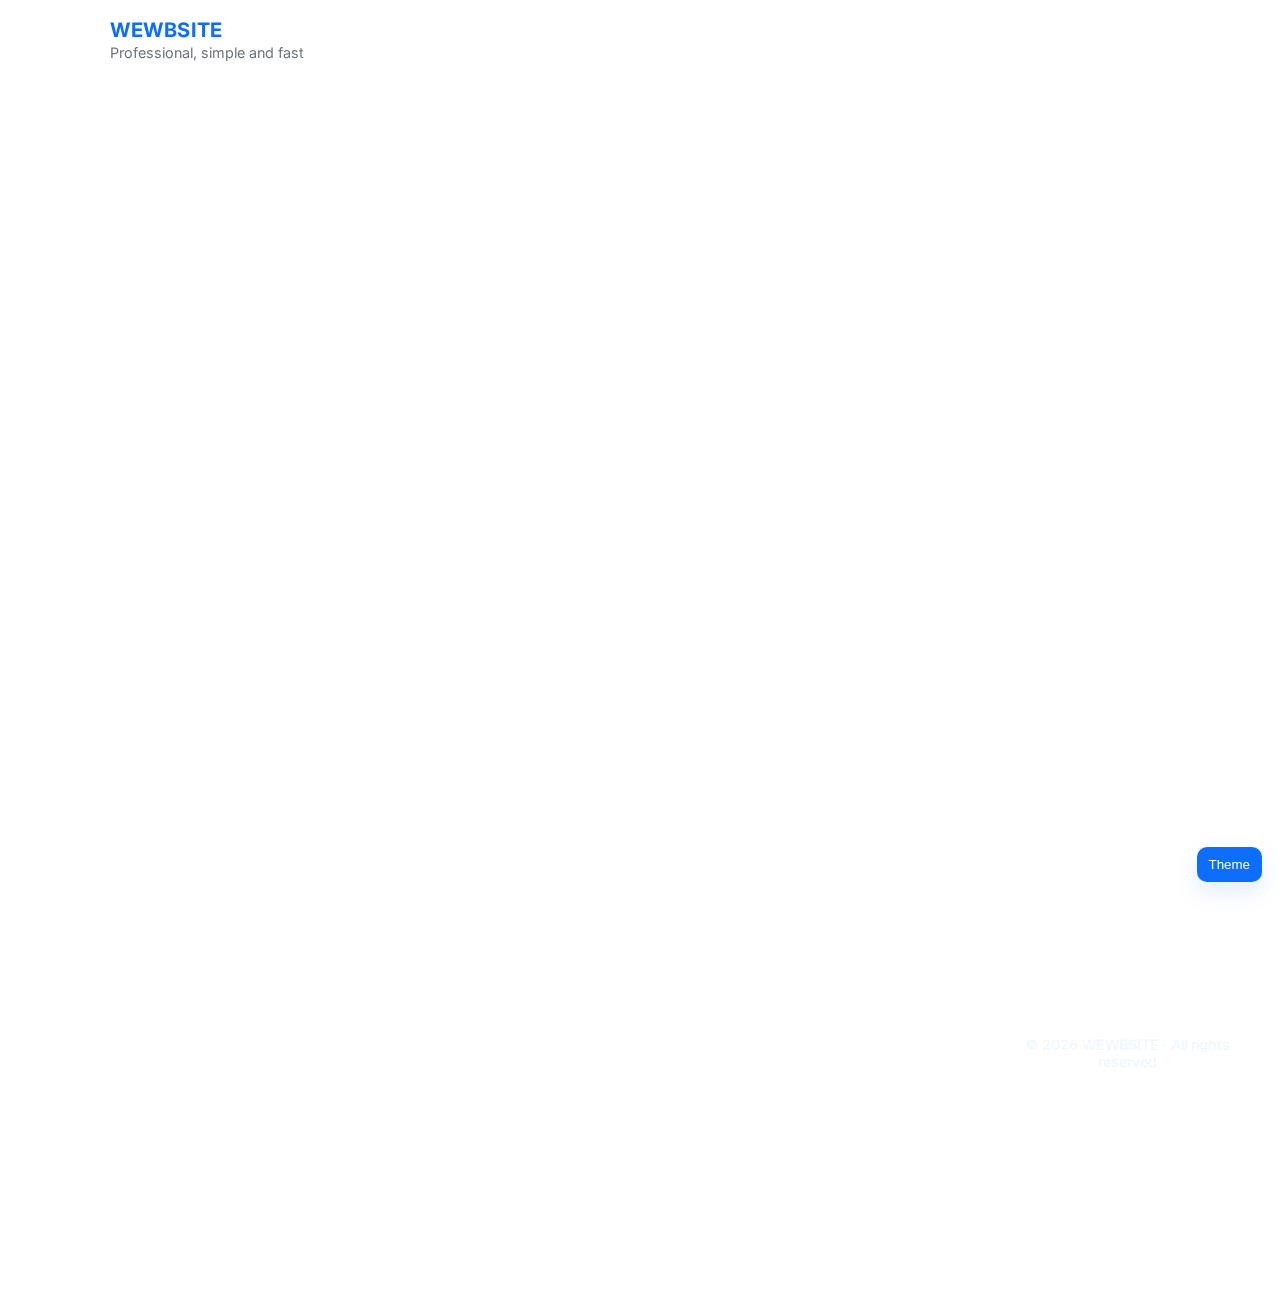
<file: index.html>
<!DOCTYPE html>
<html lang="en">
<head>
  <meta charset="UTF-8" />
  <meta name="viewport" content="width=device-width, initial-scale=1.0"/>
  <title>WEWBSITE — Home</title>

  <!-- fonts & icons -->
  <link href="https://fonts.googleapis.com/css2?family=Inter:wght@300;400;600;800&display=swap" rel="stylesheet">

  <link rel="stylesheet" href="style.css" />
  <script src="script.js" defer></script>
</head>
<body>
  <header class="site-header">
    <div class="container header-inner">
      <div class="brand">
        <h1>WEWBSITE</h1>
        <p class="tag">Professional, simple and fast</p>
      </div>

      <nav class="main-nav" aria-label="Main navigation">
        <ul>
          <li><a href="index.html">Home</a></li>
          <li><a href="about.html">About</a></li>
          <li><a href="designs.html">Design Presets</a></li>
          <li><a href="calc.html">Play / Tools</a></li>
          <li><a href="face.html">Face Follow</a></li>
          <li><a href="head.html" class="contact-link">Contact</a></li>
        </ul>
      </nav>
    </div>
  </header>

  <main class="container">
    <section class="hero" id="home" aria-labelledby="welcome-title">
      <h2 id="welcome-title">Welcome to WEWBSITE</h2>
      <p class="lead">Clean UI, accessible interactions and a simple contact flow.</p>

      <div class="hero-actions">
        <button class="btn-primary" onclick="changeHeading()">Update Heading</button>
        <a href="head.html" class="btn-muted">Open Contact Form</a>
      </div>
    </section>

    <section class="panel" id="about">
      <h3>Quick demo — greeting</h3>
      <form id="greetForm" onsubmit="event.preventDefault(); greetuser();">
        <label for="name">Your name</label>
        <input id="name" name="name" type="text" placeholder="Enter your name" aria-label="Your name">
        <button type="submit" class="btn-primary">Greet me</button>
      </form>
      <div id="message" class="message" aria-live="polite"></div>
    </section>

    <section class="panel" id="services">
      <h3>Services</h3>
      <div class="grid-3">
        <div class="card">
          <h4>Design</h4>
          <p>Simple responsive UI patterns and components.</p>
        </div>
        <div class="card">
          <h4>Development</h4>
          <p>Lightweight front-end scaffolds and accessibility-first markup.</p>
        </div>
        <div class="card">
          <h4>Support</h4>
          <p>Helpful docs and small, focused enhancements.</p>
        </div>
      </div>
    </section>
  </main>

  <footer class="site-footer">
    <div class="container footer-inner">
      <div class="footer-col">
        <h4>WEWBSITE</h4>
        <p class="muted">Building clean, usable web interfaces.</p>
      </div>

      <div class="footer-col">
        <h5>Quick links</h5>
        <ul class="footer-links">
          <li><a href="index.html">Home</a></li>
          <li><a href="about.html">About</a></li>
          <li><a href="designs.html">Design Presets</a></li>
          <li><a href="calc.html">Play / Tools</a></li>
          <li><a href="head.html">Contact</a></li>
        </ul>
      </div>

      <div class="footer-col">
        <h5>Contact</h5>
        <p class="muted">Email: <a href="mailto:parkseroyi42@gmail.com">parkseroyi42@gmail.com</a></p>
        <p class="muted">Phone: <a href="tel:+923164566623">+92 3164566623</a></p>
      </div>
    </div>

    <div class="footer-bottom">
      <div class="container">© <span id="year"></span> WEWBSITE · All rights reserved</div>
    </div>
  </footer>

  <!-- theme panel / floating control -->
  <div id="themeControl" aria-hidden="false" style="position:fixed;right:18px;bottom:18px;z-index:1200">
    <button id="themeToggle" aria-label="Open theme" style="background:var(--accent);color:#fff;border:0;padding:10px 12px;border-radius:10px;box-shadow:0 10px 24px rgba(13,110,253,0.12);cursor:pointer">Theme</button>

    <div id="themePanel" style="display:none;width:320px;background:var(--card);color:var(--text);border-radius:12px;padding:12px;margin-top:10px;box-shadow:0 12px 40px rgba(2,6,23,0.12)">
      <strong style="display:block;margin-bottom:8px">Theme controls</strong>

      <div style="display:flex;gap:8px;margin-bottom:8px">
        <button class="preset" data-preset="default" style="flex:1;padding:8px;border-radius:8px;border:1px solid #eee">Default</button>
        <button class="preset" data-preset="space" style="flex:1;padding:8px;border-radius:8px;border:1px solid #eee">Space</button>
      </div>

      <label style="font-size:.85rem;margin-top:8px">Primary color</label>
      <input id="primaryPicker" type="color" value="#0d6efd" style="width:100%;height:40px;border-radius:8px;border:0;margin-top:6px" />

      <label style="font-size:.85rem;margin-top:8px">Background style</label>
      <select id="bgSelect" style="width:100%;padding:8px;border-radius:8px;margin-top:6px">
        <option value="light">Light</option>
        <option value="soft">Soft gradient</option>
        <option value="space">Space (dark)</option>
      </select>

      <div style="display:flex;gap:8px;margin-top:12px">
        <button id="applyTheme" style="flex:1;padding:8px;border-radius:8px;border:0;background:var(--accent);color:#fff">Apply</button>
        <button id="resetTheme" style="flex:1;padding:8px;border-radius:8px;border:1px solid #ddd;background:transparent">Reset</button>
      </div>
      <small style="display:block;margin-top:8px;color:var(--muted)">Theme choices persist in your browser.</small>
    </div>
  </div>

  <script>
    (function(){
      const panel = document.getElementById('themePanel');
      const toggle = document.getElementById('themeToggle');
      const primaryPicker = document.getElementById('primaryPicker');
      const bgSelect = document.getElementById('bgSelect');
      const applyBtn = document.getElementById('applyTheme');
      const resetBtn = document.getElementById('resetTheme');

      const presets = {
        default: { primary:'#0d6efd', bg:'linear-gradient(180deg,#f6f9fc,#fff)', text:'#222' },
        space:   { primary:'#7ce8ff', bg:'radial-gradient(ellipse at center,#071026 0%, #020617 60%)', text:'#e6f7ff' }
      };

      function apply(settings, save=true){
        if (!settings) settings = load() || presets.default;
        document.documentElement.style.setProperty('--accent', settings.primary);
        document.documentElement.style.setProperty('--primary', settings.primary);
        document.documentElement.style.setProperty('--text', settings.text || '#222');
        document.documentElement.style.setProperty('--bg', settings.bg || presets.default.bg);
        // update UI picks to reflect applied
        primaryPicker.value = settings.primary;
        // save
        if (save) localStorage.setItem('wew_theme', JSON.stringify(settings));
      }

      function load(){
        try { return JSON.parse(localStorage.getItem('wew_theme')); } catch(e){ return null; }
      }

      // toggle panel
      toggle.addEventListener('click', ()=> {
        panel.style.display = panel.style.display === 'none' ? 'block' : 'none';
      });

      // preset buttons
      document.querySelectorAll('.preset').forEach(b => {
        b.addEventListener('click', ()=> {
          const p = b.dataset.preset;
          const s = presets[p] || presets.default;
          // temporarily reflect preset in pickers
          primaryPicker.value = s.primary;
          if (p === 'space') bgSelect.value = 'space';
          else bgSelect.value = 'light';
        });
      });

      applyBtn.addEventListener('click', ()=> {
        const p = primaryPicker.value;
        const bgOpt = bgSelect.value;
        let bg = presets.default.bg, text = '#222';
        if (bgOpt === 'soft') bg = 'linear-gradient(180deg,#eef6ff,#ffffff)';
        if (bgOpt === 'space') { bg = presets.space.bg; text = '#e6f7ff'; }
        const s = { primary: p, bg, text };
        apply(s, true);
      });

      resetBtn.addEventListener('click', ()=> {
        localStorage.removeItem('wew_theme');
        apply(presets.default, true);
      });

      // init on load
      apply(load() || presets.default, false);

      // close panel when clicking outside (simple)
      document.addEventListener('click', (ev) => {
        if (!document.getElementById('themeControl').contains(ev.target) && panel.style.display === 'block') {
          panel.style.display = 'none';
        }
      });

    })();
  </script>
</body>
</html>
</file>
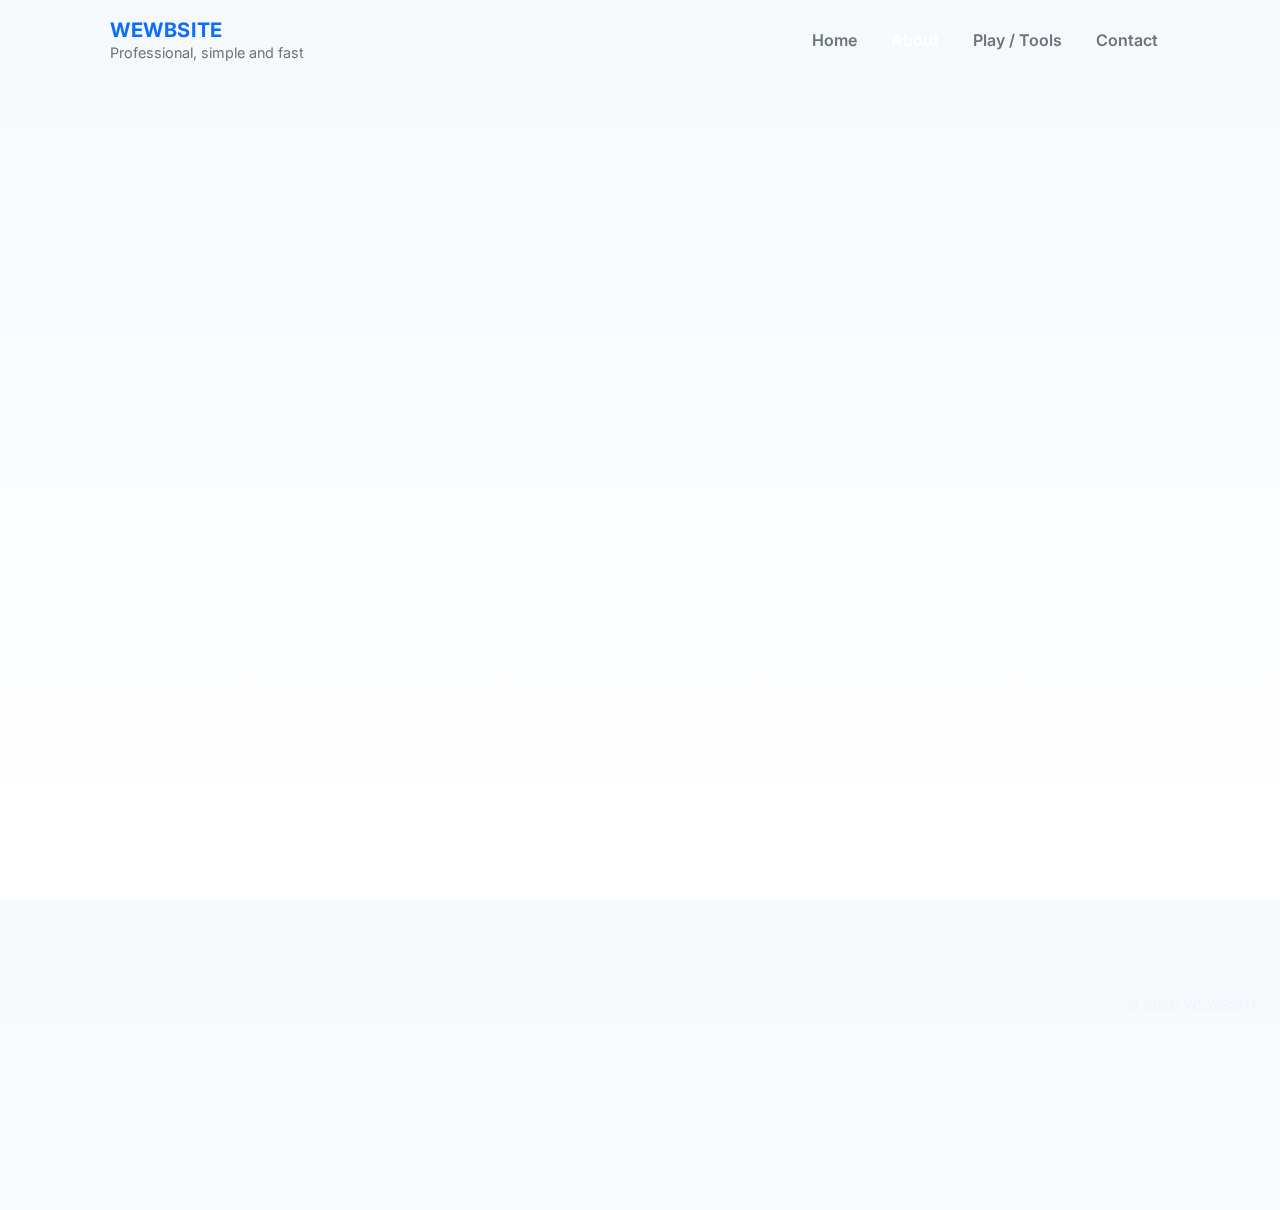
<file: about.html>
<!doctype html>
<html lang="en">
<head>
  <meta charset="utf-8" />
  <meta name="viewport" content="width=device-width,initial-scale=1" />
  <title>About — WEWBSITE</title>
  <link href="https://fonts.googleapis.com/css2?family=Inter:wght@300;400;600;800&display=swap" rel="stylesheet">
  <link rel="stylesheet" href="style.css">
  <script src="script.js" defer></script>
</head>
<body>
  <header class="site-header">
    <div class="container header-inner">
      <div class="brand">
        <h1>WEWBSITE</h1>
        <p class="tag">Professional, simple and fast</p>
      </div>
      <nav class="main-nav" aria-label="Main navigation">
        <ul>
          <li><a href="index.html">Home</a></li>
          <li><a href="about.html" class="active">About</a></li>
          <li><a href="calc.html">Play / Tools</a></li>
          <li><a href="head.html">Contact</a></li>
        </ul>
      </nav>
    </div>
  </header>

  <main class="container">
    <section class="panel">
      <h2>About WEWBSITE</h2>
      <p class="lead">We build fast, accessible and maintainable front-end experiences. Our focus is on clarity, performance and practicality — small teams, big results.</p>

      <div class="grid-3">
        <div class="card">
          <h4>Our Mission</h4>
          <p>Deliver clear UI, fast loading pages and web-first accessibility.</p>
        </div>
        <div class="card">
          <h4>Approach</h4>
          <p>Strong semantics, light dependencies, clean CSS and progressive enhancement.</p>
        </div>
        <div class="card">
          <h4>Contact</h4>
          <p>Reach out via the contact form or email <a href="mailto:parkseroyi42@gmail.com">parkseroyi42@gmail.com</a>.</p>
        </div>
      </div>
    </section>
  </main>

  <footer class="site-footer">
    <div class="container footer-inner">
      <div class="footer-col"><h4>WEWBSITE</h4><p class="muted">Simple web solutions.</p></div>
      <div class="footer-col"><h5>Links</h5><ul class="footer-links"><li><a href="index.html">Home</a></li><li><a href="calc.html">Play / Tools</a></li></ul></div>
      <div class="footer-col"><h5>Contact</h5><p class="muted"><a href="mailto:parkseroyi42@gmail.com">parkseroyi42@gmail.com</a></p></div>
    </div>
    <div class="footer-bottom"><div class="container">© <span id="year"></span> WEWBSITE</div></div>
  </footer>
</body>
</html>
</file>
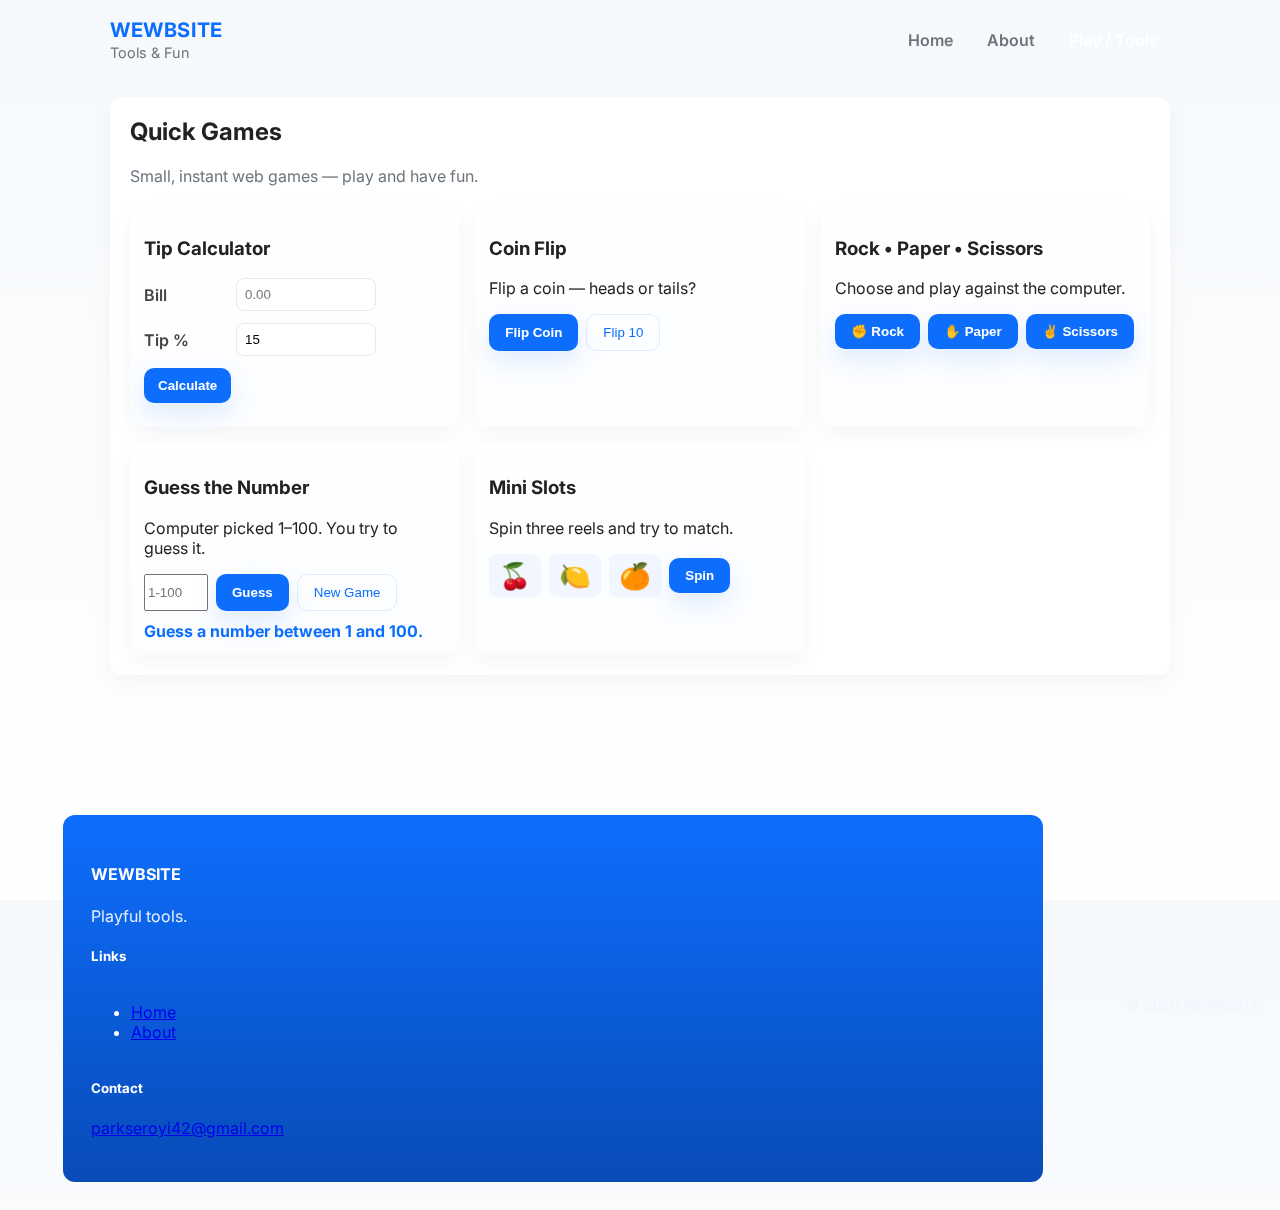
<file: calc.html>
<!doctype html>
<html lang="en">
<head>
  <meta charset="utf-8" />
  <meta name="viewport" content="width=device-width,initial-scale=1" />
  <title>Play / Tools — WEWBSITE</title>
  <link href="https://fonts.googleapis.com/css2?family=Inter:wght@300;400;600;800&display=swap" rel="stylesheet">
  <link rel="stylesheet" href="style.css">
  <script src="script.js" defer></script>
  <style>
    .games-grid{display:grid;grid-template-columns:repeat(auto-fit,minmax(260px,1fr));gap:16px;margin-top:12px}
    .game-card{padding:14px;border-radius:12px;background:linear-gradient(180deg,#fff,#fbfdff);box-shadow:0 8px 20px rgba(14,30,37,0.04)}
    .controls-row{display:flex;gap:8px;flex-wrap:wrap;margin-top:8px}
    .result{margin-top:10px;font-weight:700;color:var(--accent)}
    .reel{font-size:1.6rem;padding:6px 10px;background:#f1f6ff;border-radius:8px}
  </style>
</head>
<body>
  <header class="site-header">
    <div class="container header-inner">
      <div class="brand"><h1>WEWBSITE</h1><p class="tag">Tools & Fun</p></div>
      <nav class="main-nav" aria-label="Main navigation"><ul><li><a href="index.html">Home</a></li><li><a href="about.html">About</a></li><li><a href="calc.html" class="active">Play / Tools</a></li></ul></nav>
    </div>
  </header>

  <main class="container">
    <section class="panel">
      <h2>Quick Games</h2>
      <p class="lead">Small, instant web games — play and have fun.</p>

      <div class="games-grid">

        <!-- Tip Calculator (existing) -->
        <div class="game-card">
          <h3>Tip Calculator</h3>
          <div class="inline-form">
            <label for="bill">Bill</label>
            <input id="bill" type="number" step="0.01" min="0" placeholder="0.00">
            <label for="tip">Tip %</label>
            <input id="tip" type="number" step="1" min="0" value="15">
            <button class="btn-primary" onclick="calculateTip()">Calculate</button>
          </div>
          <div id="tipResult" class="result" aria-live="polite"></div>
        </div>

        <!-- Coin Flip -->
        <div class="game-card">
          <h3>Coin Flip</h3>
          <p>Flip a coin — heads or tails?</p>
          <div class="controls-row">
            <button class="btn-primary" onclick="flipCoin()">Flip Coin</button>
            <button class="btn-muted" onclick="flipMany()">Flip 10</button>
          </div>
          <div id="coinResult" class="result" aria-live="polite"></div>
        </div>

        <!-- Rock Paper Scissors -->
        <div class="game-card">
          <h3>Rock • Paper • Scissors</h3>
          <p>Choose and play against the computer.</p>
          <div class="controls-row">
            <button onclick="playRPS('rock')" class="btn-primary">✊ Rock</button>
            <button onclick="playRPS('paper')" class="btn-primary">✋ Paper</button>
            <button onclick="playRPS('scissors')" class="btn-primary">✌️ Scissors</button>
          </div>
          <div id="rpsResult" class="result" aria-live="polite"></div>
        </div>

        <!-- Number Guessing -->
        <div class="game-card">
          <h3>Guess the Number</h3>
          <p>Computer picked 1–100. You try to guess it.</p>
          <div class="controls-row">
            <input id="guessInput" type="number" min="1" max="100" placeholder="1-100" />
            <button class="btn-primary" onclick="checkGuess()">Guess</button>
            <button class="btn-muted" onclick="startNewGame()">New Game</button>
          </div>
          <div id="guessResult" class="result" aria-live="polite"></div>
        </div>

        <!-- Slots -->
        <div class="game-card">
          <h3>Mini Slots</h3>
          <p>Spin three reels and try to match.</p>
          <div class="controls-row" style="align-items:center">
            <div class="reel" id="reel1">🍒</div>
            <div class="reel" id="reel2">🍋</div>
            <div class="reel" id="reel3">🍊</div>
            <button class="btn-primary" onclick="playSlots()">Spin</button>
          </div>
          <div id="slotsResult" class="result" aria-live="polite"></div>
        </div>

      </div>
    </section>
  </main>

  <footer class="site-footer">
    <div class="container footer-inner">
      <div class="footer-col"><h4>WEWBSITE</h4><p class="muted">Playful tools.</p></div>
      <div class="footer-col"><h5>Links</h5><ul class="footer-links"><li><a href="index.html">Home</a></li><li><a href="about.html">About</a></li></ul></div>
      <div class="footer-col"><h5>Contact</h5><p class="muted"><a href="mailto:parkseroyi42@gmail.com">parkseroyi42@gmail.com</a></p></div>
    </div>
    <div class="footer-bottom"><div class="container">© <span id="year"></span> WEWBSITE</div></div>
  </footer>

  <script>
    // Tip / Dice functions already in script.js but keep safe defaults
    function calculateTip() {
      const bill = parseFloat(document.getElementById('bill')?.value || 0);
      const tipPct = parseFloat(document.getElementById('tip')?.value || 0);
      const out = document.getElementById('tipResult');
      if (isNaN(bill) || bill <= 0) { out.textContent = 'Enter a valid bill amount.'; return; }
      const tip = Math.round((bill * (tipPct/100)) * 100) / 100;
      const total = Math.round((bill + tip) * 100) / 100;
      out.textContent = `Tip: $${tip.toFixed(2)} · Total: $${total.toFixed(2)}`;
    }
    function rollDice(){ const n = Math.floor(Math.random()*6)+1; document.getElementById('diceResult').textContent = `🎲 ${n}`; }

    // Coin Flip
    function flipCoin() {
      const r = Math.random() < 0.5 ? 'Heads' : 'Tails';
      document.getElementById('coinResult').textContent = `Result: ${r}`;
    }
    function flipMany() {
      let heads = 0, tails = 0;
      for (let i=0;i<10;i++) Math.random() < 0.5 ? heads++ : tails++;
      document.getElementById('coinResult').textContent = `10 flips → Heads: ${heads}, Tails: ${tails}`;
    }

    // Rock Paper Scissors
    function playRPS(choice) {
      const opts = ['rock','paper','scissors'];
      const comp = opts[Math.floor(Math.random()*opts.length)];
      let result = '';
      if (choice === comp) result = "It's a tie.";
      else if ((choice==='rock'&&comp==='scissors')||(choice==='paper'&&comp==='rock')||(choice==='scissors'&&comp==='paper')) result = "You win!";
      else result = "You lose.";
      document.getElementById('rpsResult').textContent = `You: ${choice} · Computer: ${comp} → ${result}`;
    }

    // Guess the Number
    let secret = Math.floor(Math.random()*100)+1;
    let attempts = 0;
    function startNewGame() {
      secret = Math.floor(Math.random()*100)+1; attempts = 0;
      document.getElementById('guessResult').textContent = 'New game started. Guess 1–100.';
      document.getElementById('guessInput').value = '';
    }
    function checkGuess() {
      const val = parseInt(document.getElementById('guessInput')?.value, 10);
      const out = document.getElementById('guessResult');
      attempts++;
      if (!val || val < 1 || val > 100) { out.textContent = 'Enter a number 1–100.'; return; }
      if (val === secret) {
        out.textContent = `Correct! You found ${secret} in ${attempts} attempts.`;
        // auto-start new game after win
        setTimeout(startNewGame, 1500);
      } else if (val < secret) out.textContent = 'Too low — try higher.';
      else out.textContent = 'Too high — try lower.';
    }

    // Slots
    const symbols = ['🍒','🍋','🍊','🍉','⭐','🔔'];
    function spinReel() { return symbols[Math.floor(Math.random()*symbols.length)]; }
    function playSlots() {
      const r1 = spinReel(), r2 = spinReel(), r3 = spinReel();
      document.getElementById('reel1').textContent = r1;
      document.getElementById('reel2').textContent = r2;
      document.getElementById('reel3').textContent = r3;
      let res = 'No match — try again.';
      if (r1===r2 && r2===r3) res = 'Jackpot! 🎉';
      else if (r1===r2 || r2===r3 || r1===r3) res = 'Nice — two match!';
      document.getElementById('slotsResult').textContent = res;
    }

    // initialize UI
    document.addEventListener('DOMContentLoaded', () => {
      const y = document.getElementById('year'); if (y) y.textContent = new Date().getFullYear();
      // ensure guess game has a prompt
      document.getElementById('guessResult').textContent = 'Guess a number between 1 and 100.';
    });
  </script>
</body>
</html>
</file>
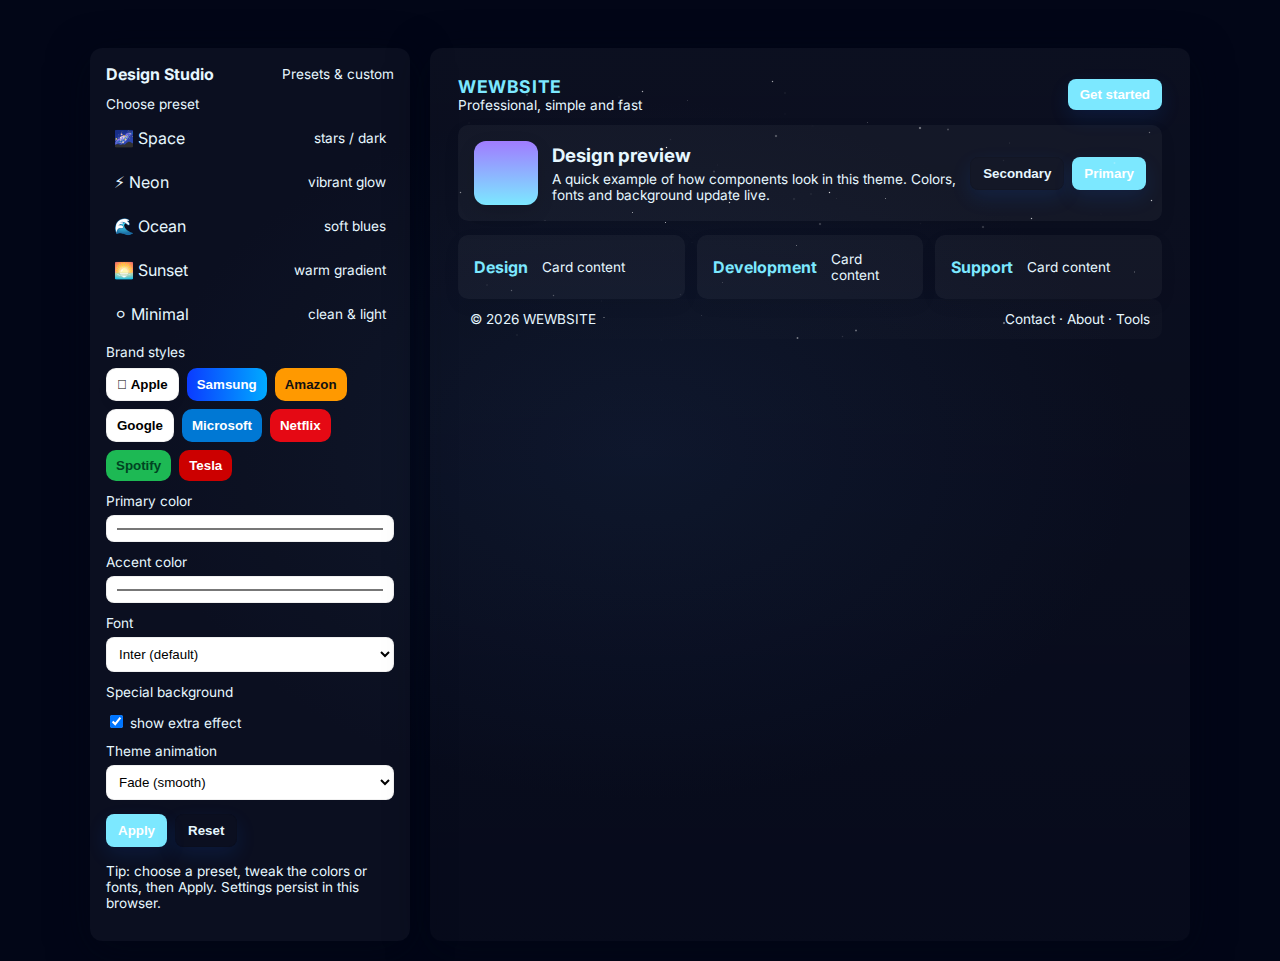
<file: designs.html>
<!doctype html>
<html lang="en">
<head>
  <meta charset="utf-8" />
  <meta name="viewport" content="width=device-width,initial-scale=1" />
  <title>Design Presets — WEWBSITE</title>
  <link href="https://fonts.googleapis.com/css2?family=Inter:wght@300;400;600;800&family=Space+Grotesk:wght@300;500&display=swap" rel="stylesheet">
  <style>
    :root{
      --bg: linear-gradient(180deg,#f6f9fc,#ffffff);
      --primary:#0d6efd;
      --accent:#0b5ed7;
      --text:#0b2540;
      --panel:#fff;
      --glass: rgba(255,255,255,0.6);
      --radius:12px;
      --shadow: 0 10px 30px rgba(14,30,37,0.06);
      --font: "Inter", system-ui, Arial, sans-serif;
    }
    /* theme classes override variables */
    body.theme-space {
      --bg: radial-gradient(ellipse at center,#071026 0%, #020617 55%), linear-gradient(180deg,#021026,#020617);
      --primary:#7ce8ff;
      --accent:#a07cff;
      --text:#e6f7ff;
      --panel: rgba(255,255,255,0.04);
      --glass: rgba(255,255,255,0.03);
      --shadow: 0 10px 40px rgba(1,6,20,0.6);
      --font: "Space Grotesk", system-ui, sans-serif;
    }
    body.theme-neon {
      --bg: linear-gradient(180deg,#050014 0%, #001018 60%);
      --primary:#ff00d0;
      --accent:#00e6ff;
      --text:#e9f6ff;
      --panel: rgba(255,255,255,0.03);
      --glass: rgba(255,255,255,0.02);
      --shadow: 0 10px 40px rgba(0,0,0,0.7);
      --font: "Space Grotesk", system-ui, sans-serif;
    }
    body.theme-ocean {
      --bg: linear-gradient(180deg,#e6f7ff 0%, #d7f1ff 35%, #c1eafc 100%);
      --primary:#0b88c2;
      --accent:#00b4d8;
      --text:#063447;
      --panel:#ffffff;
      --shadow: 0 10px 30px rgba(8,60,85,0.06);
      --font: "Inter", system-ui, sans-serif;
    }
    body.theme-sunset {
      --bg: linear-gradient(180deg,#fff0e6 0%, #ffd6b3 40%, #ffb3a7 100%);
      --primary:#ff6b6b;
      --accent:#ffb86b;
      --text:#3a1f1f;
      --panel:#fff;
      --shadow: 0 10px 30px rgba(58,31,31,0.06);
    }
    body.theme-min {
      --bg: linear-gradient(180deg,#ffffff,#f4f6f8);
      --primary:#0d6efd;
      --accent:#0b5ed7;
      --text:#222;
      --panel:#fff;
      --shadow: none;
    }

    html,body{height:100%;margin:0;font-family:var(--font);background:var(--bg);color:var(--text);-webkit-font-smoothing:antialiased}
    .page{max-width:1100px;margin:28px auto;padding:20px;display:grid;grid-template-columns:320px 1fr;gap:20px}
    .controls{background:var(--panel);border-radius:12px;padding:16px;box-shadow:var(--shadow)}
    .preview{background:linear-gradient(180deg, rgba(255,255,255,0.04), rgba(255,255,255,0.02));border-radius:12px;padding:28px;box-shadow:var(--shadow);min-height:560px;display:flex;flex-direction:column;gap:18px;overflow:hidden}
    .title{display:flex;align-items:center;justify-content:space-between;gap:12px}
    .brand h1{margin:0;font-size:1.1rem;color:var(--primary);letter-spacing:.6px}
    .sample-card{background:var(--panel);padding:16px;border-radius:10px;box-shadow:0 6px 18px rgba(2,6,12,0.05);display:flex;align-items:center;gap:14px}
    .sample-avatar{width:64px;height:64px;background:linear-gradient(180deg,var(--accent),var(--primary));border-radius:12px;flex:0 0 64px;box-shadow:0 6px 18px rgba(0,0,0,0.12)}
    .sample-text h3{margin:0 0 4px 0}
    .sample-buttons{display:flex;gap:8px}
    .btn{padding:8px 12px;border-radius:8px;border:none;background:var(--primary);color:white;font-weight:700;cursor:pointer;box-shadow:0 8px 20px rgba(13,110,253,0.12)}
    .btn.ghost{background:transparent;color:var(--text);border:1px solid rgba(0,0,0,0.06)}
    label{display:block;font-size:.85rem;margin-top:12px;color:var(--text)}
    select,input[type="color"],input[type="range"],input[type="text"]{width:100%;padding:8px;margin-top:6px;border-radius:8px;border:1px solid rgba(0,0,0,0.06);background:#fff}
    .theme-list{display:flex;flex-direction:column;gap:8px;margin-top:8px}
    .theme-item{display:flex;gap:8px;align-items:center;justify-content:space-between;padding:8px;border-radius:8px;cursor:pointer}
    .theme-item:hover{background:rgba(0,0,0,0.03)}
    .small{font-size:.85rem;color:var(--text)}
    .row{display:flex;gap:8px;align-items:center}
    .footer-sample{margin-top:auto;padding:12px;border-radius:10px;background:linear-gradient(90deg, rgba(0,0,0,0.02), rgba(255,255,255,0.02));display:flex;justify-content:space-between;align-items:center}
    /* Space stars overlay */
    .stars{position:absolute;inset:0;pointer-events:none;opacity:.9}
    .stars .s{position:absolute;background:radial-gradient(circle,#fff 0%, rgba(255,255,255,0.07) 50%, transparent 60%);border-radius:50%;opacity:.9}
    /* simple responsive */
    @media(max-width:880px){.page{grid-template-columns:1fr;padding:12px}}
  </style>
</head>
<body>
  <div class="page" id="designerApp">
    <aside class="controls" aria-label="Design controls">
      <div class="title"><strong>Design Studio</strong><small class="small">Presets & custom</small></div>

      <label>Choose preset</label>
      <div class="theme-list" id="themeList">
        <div class="theme-item" data-theme="theme-space"><span>🌌 Space</span><small class="small">stars / dark</small></div>
        <div class="theme-item" data-theme="theme-neon"><span>⚡ Neon</span><small class="small">vibrant glow</small></div>
        <div class="theme-item" data-theme="theme-ocean"><span>🌊 Ocean</span><small class="small">soft blues</small></div>
        <div class="theme-item" data-theme="theme-sunset"><span>🌅 Sunset</span><small class="small">warm gradient</small></div>
        <div class="theme-item" data-theme="theme-min"><span>⚪ Minimal</span><small class="small">clean & light</small></div>
      </div>

      <label style="margin-top:12px">Brand styles</label>
      <div id="brandList" style="display:flex;gap:8px;flex-wrap:wrap;margin-top:8px">
        <button class="brand-btn" data-brand="apple" title="Apple style" style="padding:8px 10px;border-radius:10px;border:1px solid rgba(0,0,0,0.06);background:#fff;box-shadow:0 6px 18px rgba(1,6,20,0.02)"> Apple</button>
        <button class="brand-btn" data-brand="samsung" title="Samsung style" style="padding:8px 10px;border-radius:10px;background:linear-gradient(90deg,#0b3bff,#00aaff);color:#fff">Samsung</button>
        <button class="brand-btn" data-brand="amazon" title="Amazon style" style="padding:8px 10px;border-radius:10px;background:#ff9900;color:#111">Amazon</button>
        <button class="brand-btn" data-brand="google" title="Google style" style="padding:8px 10px;border-radius:10px;border:1px solid rgba(0,0,0,0.06);background:#fff">Google</button>
        <button class="brand-btn" data-brand="microsoft" title="Microsoft style" style="padding:8px 10px;border-radius:10px;background:#0078d4;color:#fff">Microsoft</button>
        <button class="brand-btn" data-brand="netflix" title="Netflix style" style="padding:8px 10px;border-radius:10px;background:#e50914;color:#fff">Netflix</button>
        <button class="brand-btn" data-brand="spotify" title="Spotify style" style="padding:8px 10px;border-radius:10px;background:#1db954;color:#042">Spotify</button>
        <button class="brand-btn" data-brand="tesla" title="Tesla style" style="padding:8px 10px;border-radius:10px;background:#cc0000;color:#fff">Tesla</button>
      </div>
      <style>
        .brand-btn{cursor:pointer;font-weight:700;border:0;padding:8px 12px}
        .brand-btn:focus{outline:3px solid rgba(13,110,253,0.14);outline-offset:3px}
      </style>
 
      <label for="primaryColor">Primary color</label>
      <input id="primaryColor" type="color" value="#0d6efd">

      <label for="accentColor">Accent color</label>
      <input id="accentColor" type="color" value="#0b5ed7">

      <label for="fontSelect">Font</label>
      <select id="fontSelect">
        <option value="Inter, system-ui, Arial, sans-serif">Inter (default)</option>
        <option value="'Space Grotesk', system-ui, sans-serif">Space Grotesk</option>
        <option value="Georgia, serif">Georgia (serif)</option>
        <option value="Courier New, monospace">Courier (monospace)</option>
      </select>

      <label for="bgToggle">Special background</label>
      <div class="row">
        <label style="flex:1"><input id="bgToggle" type="checkbox"> show extra effect</label>
      </div>

      <label for="animSelect">Theme animation</label>
      <select id="animSelect" style="width:100%;padding:8px;border-radius:8px;margin-top:6px">
        <option value="fade">Fade (smooth)</option>
        <option value="swoosh">Swoosh (wipe)</option>
        <option value="flip">Flip (3D)</option>
        <option value="scale">Scale (pop)</option>
        <option value="pulse">Pulse (breathe)</option>
      </select>

      <div style="margin-top:14px;display:flex;gap:8px">
        <button id="applyBtn" class="btn">Apply</button>
        <button id="resetBtn" class="btn ghost">Reset</button>
      </div>

      <p class="small" style="margin-top:16px">Tip: choose a preset, tweak the colors or fonts, then Apply. Settings persist in this browser.</p>
    </aside>

    <section class="preview" role="region" aria-label="Preview">
      <div style="position:relative">
        <!-- stars overlay only visible in space theme AND when effect enabled -->
        <div class="stars" id="stars" aria-hidden="true"></div>
        <div class="title" style="margin-bottom:12px">
          <div class="brand"><h1>WEWBSITE</h1><div class="small">Professional, simple and fast</div></div>
          <div><button class="btn">Get started</button></div>
        </div>

        <div class="sample-card">
          <div class="sample-avatar" aria-hidden="true"></div>
          <div class="sample-text">
            <h3>Design preview</h3>
            <div class="small">A quick example of how components look in this theme. Colors, fonts and background update live.</div>
          </div>
          <div style="margin-left:auto" class="sample-buttons">
            <button class="btn ghost">Secondary</button>
            <button class="btn">Primary</button>
          </div>
        </div>

        <div style="display:grid;grid-template-columns:repeat(3,1fr);gap:12px;margin-top:14px">
          <div class="sample-card"><div style="font-weight:700;color:var(--primary)">Design</div><div class="small">Card content</div></div>
          <div class="sample-card"><div style="font-weight:700;color:var(--primary)">Development</div><div class="small">Card content</div></div>
          <div class="sample-card"><div style="font-weight:700;color:var(--primary)">Support</div><div class="small">Card content</div></div>
        </div>

        <div class="footer-sample">
          <div class="small">© <span id="sampleYear"></span> WEWBSITE</div>
          <div class="small">Contact · About · Tools</div>
        </div>
      </div>
    </section>
  </div>

  <script>
    // Basic designer logic
    const themeList = document.getElementById('themeList');
    const primaryInput = document.getElementById('primaryColor');
    const accentInput = document.getElementById('accentColor');
    const fontSelect = document.getElementById('fontSelect');
    const bgToggle = document.getElementById('bgToggle');
    const applyBtn = document.getElementById('applyBtn');
    const resetBtn = document.getElementById('resetBtn');
    const stars = document.getElementById('stars');
    const sampleYear = document.getElementById('sampleYear');

    sampleYear.textContent = new Date().getFullYear();

    const defaults = {
      theme: 'theme-space',
      primary: '#0d6efd',
      accent: '#0b5ed7',
      font: "Inter, system-ui, Arial, sans-serif",
      effect: true
    };

    function setThemeClass(name) {
      document.body.classList.remove('theme-space','theme-neon','theme-ocean','theme-sunset','theme-min');
      if (name) document.body.classList.add(name);
    }

    function applySettings(s, save=true) {
      s = s || loadSettings() || defaults;
      setThemeClass(s.theme);
      document.documentElement.style.setProperty('--primary', s.primary);
      document.documentElement.style.setProperty('--accent', s.accent);
      document.documentElement.style.setProperty('--font', s.font);
      document.documentElement.style.setProperty('--bg', 'var(--bg)'); // keep theme bg
      document.body.style.fontFamily = s.font;
      primaryInput.value = s.primary;
      accentInput.value = s.accent;
      fontSelect.value = s.font;
      bgToggle.checked = !!s.effect;
      toggleEffect(s.effect);
      if (save) localStorage.setItem('designSettings', JSON.stringify(s));
    }

    function loadSettings() {
      try {
        return JSON.parse(localStorage.getItem('designSettings'));
      } catch (e) { return null; }
    }

    function toggleEffect(on) {
      // show decorative stars for space theme only if effect enabled
      const theme = document.body.classList.contains('theme-space');
      stars.innerHTML = '';
      if (on && theme) {
        // generate simple stars
        for (let i=0;i<60;i++){
          const s = document.createElement('div');
          s.className = 's';
          const size = Math.random()*3 + 1;
          s.style.width = s.style.height = size + 'px';
          s.style.left = Math.random()*100 + '%';
          s.style.top = Math.random()*100 + '%';
          s.style.opacity = Math.random()*0.9;
          stars.appendChild(s);
        }
        stars.style.opacity = 1;
      } else {
        stars.style.opacity = 0;
      }
    }

    // preset click
    themeList.addEventListener('click', (e) => {
      const item = e.target.closest('.theme-item');
      if (!item) return;
      const theme = item.dataset.theme;
      // temporarily set theme class so color pickers match visual defaults
      setThemeClass(theme);
      // pick default colors depending on theme
      const tmp = {
        'theme-space': {primary:'#7ce8ff', accent:'#a07cff', font:"'Space Grotesk', system-ui, sans-serif", effect:true},
        'theme-neon': {primary:'#ff00d0', accent:'#00e6ff', font:"'Space Grotesk', system-ui, sans-serif", effect:false},
        'theme-ocean': {primary:'#0b88c2', accent:'#00b4d8', font:"Inter, system-ui, Arial, sans-serif", effect:false},
        'theme-sunset': {primary:'#ff6b6b', accent:'#ffb86b', font:"Inter, system-ui, Arial, sans-serif", effect:false},
        'theme-min': {primary:'#0d6efd', accent:'#0b5ed7', font:"Inter, system-ui, Arial, sans-serif", effect:false}
      }[theme] || {primary:defaults.primary, accent:defaults.accent, font:defaults.font, effect:false};

      primaryInput.value = tmp.primary;
      accentInput.value = tmp.accent;
      fontSelect.value = tmp.font;
      bgToggle.checked = tmp.effect;
      // store selected theme but do not save until Apply pressed
      document.body.dataset.pendingTheme = theme;
    });

    applyBtn.addEventListener('click', () => {
      const theme = document.body.dataset.pendingTheme || defaults.theme;
      const s = {
        theme,
        primary: primaryInput.value,
        accent: accentInput.value,
        font: fontSelect.value,
        effect: bgToggle.checked,
        animation: document.getElementById('animSelect').value || 'fade'
      };
      // set CSS vars
      document.documentElement.style.setProperty('--primary', s.primary);
      document.documentElement.style.setProperty('--accent', s.accent);
      setThemeClass(s.theme);
      document.body.style.fontFamily = s.font;
      toggleEffect(s.effect);
      localStorage.setItem('designSettings', JSON.stringify(s));
      // notify other pages/tabs and apply on current page with animation
      window.dispatchEvent(new CustomEvent('designThemeApplied', { detail: s }));
      // also use storage event for other tabs
      try { localStorage.setItem('designSettings:updatedAt', String(Date.now())); } catch(e){}
      // remove pending marker
      delete document.body.dataset.pendingTheme;
    });

    resetBtn.addEventListener('click', () => {
      localStorage.removeItem('designSettings');
      applySettings(defaults, true);
    });

    // initial load
    (function(){
      const saved = loadSettings();
      if (saved) applySettings(saved, false);
      else applySettings(defaults, false);
    })();

    // small polish: clicking a theme item highlights it briefly
    document.querySelectorAll('.theme-item').forEach(i=>{
      i.addEventListener('click', ()=> {
        i.style.background = 'rgba(0,0,0,0.04)';
        setTimeout(()=> i.style.background = '', 320);
      });
    });

    // animate stars (subtle twinkle)
    setInterval(()=> {
      document.querySelectorAll('.stars .s').forEach(s=>{
        s.style.opacity = (0.4 + Math.random()*0.8).toFixed(2);
      });
    }, 900);

    // Brand presets: quick ready-made full themes that mimic popular brand palettes
    const brandPresets = {
      apple:    { primary:'#000000', accent:'#111111', bg:'linear-gradient(180deg,#ffffff,#f4f6f8)', text:'#0b0b0b', font:"Inter, system-ui, -apple-system, 'Helvetica Neue', Arial, sans-serif", theme:'theme-min', animation:'fade' },
      samsung:  { primary:'#0b3bff', accent:'#00aaff', bg:'linear-gradient(180deg,#f3f8ff,#e9f5ff)', text:'#02133a', font:"'Space Grotesk', system-ui, sans-serif", theme:'theme-min', animation:'swoosh' },
      amazon:   { primary:'#ff9900', accent:'#232f3e', bg:'linear-gradient(180deg,#ffffff,#fffdfa)', text:'#111214', font:"Inter, system-ui, Arial, sans-serif", theme:'theme-min', animation:'scale' },
      google:   { primary:'#4285f4', accent:'#ea4335', bg:'linear-gradient(180deg,#ffffff,#f7fbff)', text:'#12202b', font:"'Product Sans', system-ui, Arial, sans-serif", theme:'theme-min', animation:'flip' },
      microsoft:{ primary:'#0078d4', accent:'#ffb900', bg:'linear-gradient(180deg,#ffffff,#f2f8ff)', text:'#07203a', font:"Segoe UI, Inter, system-ui, sans-serif", theme:'theme-min', animation:'swoosh' },
      netflix:  { primary:'#e50914', accent:'#221f1f', bg:'linear-gradient(180deg,#0f0f0f,#050505)', text:'#fff', font:"Inter, system-ui, Arial, sans-serif", theme:'theme-space', animation:'fade' },
      spotify:  { primary:'#1DB954', accent:'#191414', bg:'linear-gradient(180deg,#071114,#081616)', text:'#e6f7f0', font:"Inter, system-ui, Arial, sans-serif", theme:'theme-space', animation:'pulse' },
      tesla:    { primary:'#cc0000', accent:'#111111', bg:'linear-gradient(180deg,#ffffff,#fafafa)', text:'#111', font:"Inter, system-ui, Arial, sans-serif", theme:'theme-min', animation:'scale' }
    };

    // handle brand button clicks
    document.getElementById('brandList').addEventListener('click', (ev) => {
      const btn = ev.target.closest('.brand-btn');
      if (!btn) return;
      const name = btn.dataset.brand;
      const preset = brandPresets[name];
      if (!preset) return;
      // build settings object compatible with applySettings
      const s = {
        theme: preset.theme || defaults.theme,
        primary: preset.primary,
        accent: preset.accent || preset.primary,
        font: preset.font || defaults.font,
        effect: false,
        bg: preset.bg,
        animation: preset.animation || 'fade'
      };
      // apply, save and dispatch so theme.js applies animation site-wide
      applySettings(s, true);
      window.dispatchEvent(new CustomEvent('designThemeApplied', { detail: s }));
      try { localStorage.setItem('designSettings:updatedAt', String(Date.now())); } catch(e){}
    });
  </script>
</body>
</html>
</file>
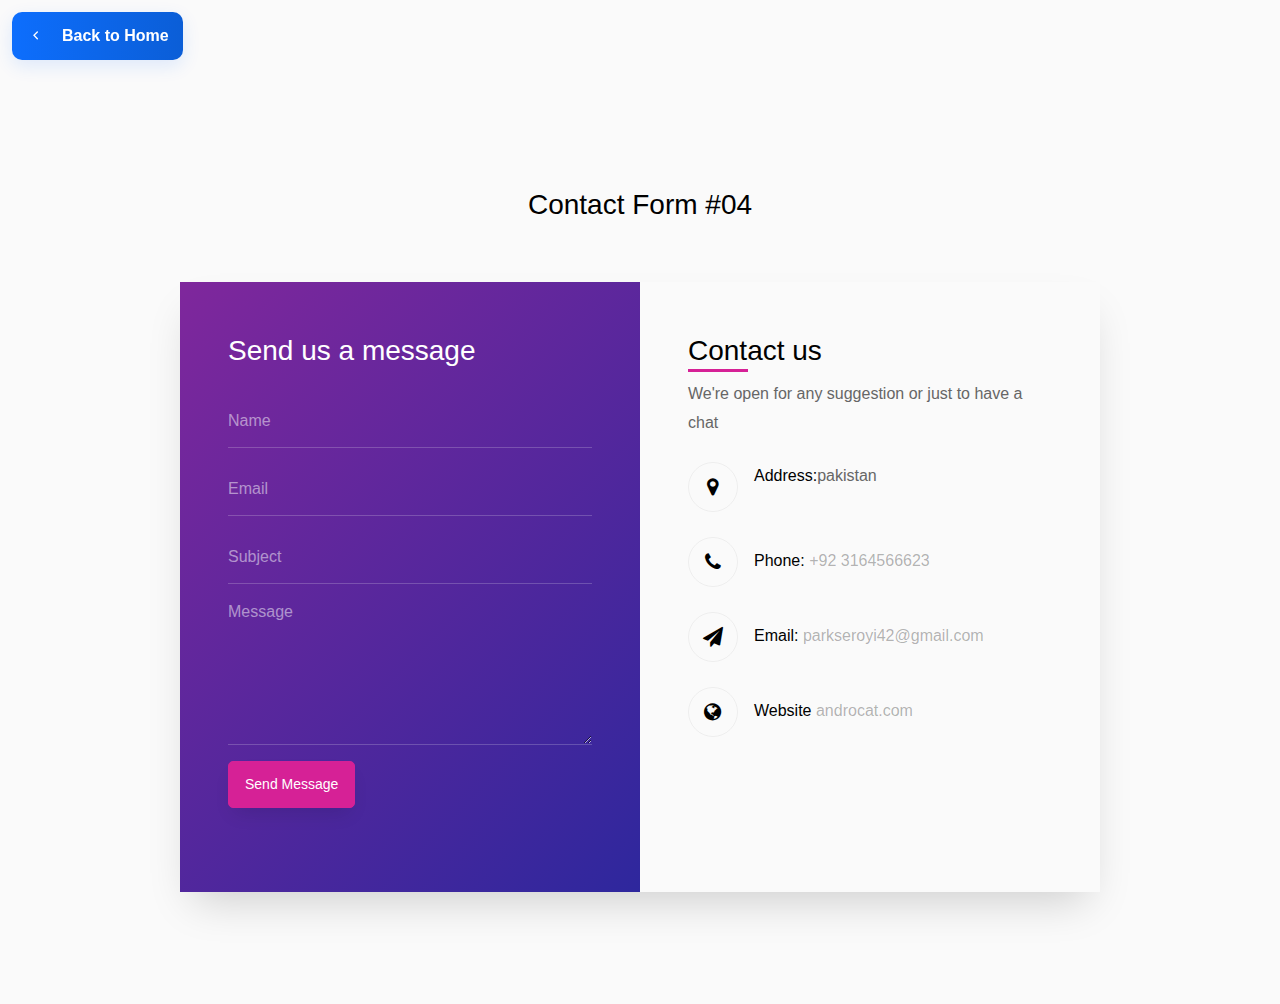
<file: head.html>
<!doctype html>
<html lang="en">
  <head>
  	<title>Contact Form 04</title>
    <meta charset="utf-8">
    <meta name="viewport" content="width=device-width, initial-scale=1, shrink-to-fit=no">

	<link href='https://fonts.googleapis.com/css?family=Roboto:400,100,300,700' rel='stylesheet' type='text/css'>

	<link rel="stylesheet" href="https://stackpath.bootstrapcdn.com/font-awesome/4.7.0/css/font-awesome.min.css">
	
	<link rel="stylesheet" href="css/style.css">

	<!-- add small local styles for the back button -->
    <style>
    /* improved back button: popping arrow animation + subtle hover */
    .back-btn{
        display:inline-flex;
        align-items:center;
        gap:.6rem;
        text-decoration:none;
        color:#fff;
        background:linear-gradient(90deg,#0d6efd,#0b5ed7);
        padding:.6rem .9rem;
        border-radius:10px;
        font-weight:700;
        box-shadow:0 6px 18px rgba(13,110,253,0.12);
        margin:12px;
        transition:transform .18s cubic-bezier(.2,.9,.3,1), box-shadow .18s ease;
        will-change:transform;
    }
    .back-btn:focus{outline:3px solid rgba(13,110,253,0.16); outline-offset:3px}
    .back-btn:hover{ transform:translateY(-3px); box-shadow:0 12px 30px rgba(13,110,253,0.18) }

    /* arrow wrapper so only the arrow "pops" from air */
    .back-btn .arrow{
        display:inline-flex;
        width:20px;
        height:20px;
        align-items:center;
        justify-content:center;
        flex:0 0 20px;
        margin-right:6px;
        pointer-events:none;
    }
    /* the arrow SVG pops in with bounce */
    .back-btn .arrow svg{
        width:16px;
        height:16px;
        fill:#fff;
        transform-origin:center;
        animation: arrowPop 900ms cubic-bezier(.2,.9,.3,1) both;
    }
    @keyframes arrowPop {
        0%   { transform: translateY(-36px) scale(.35) rotate(-10deg); opacity:0; }
        60%  { transform: translateY(8px)   scale(1.08) rotate(0deg); opacity:1; }
        85%  { transform: translateY(-4px)  scale(.98) rotate(0deg); }
        100% { transform: translateY(0)     scale(1)    rotate(0deg); opacity:1; }
    }

    /* small label fade-in for nicer arrival */
    .back-btn .label{
        opacity:0;
        transform:translateY(6px);
        transition:opacity .45s ease .25s, transform .45s ease .25s;
    }
    /* reveal label after arrow animation (keeps things accessible) */
    .back-btn.animate-ready .label{ opacity:1; transform:translateY(0) }

    /* make keyboard users see focus ring */
    .back-btn:focus-visible{ box-shadow:0 12px 30px rgba(13,110,253,0.22); }
    </style>
    </head>
    <body>
	<a href="index.html" class="back-btn" aria-label="Back to Home">
	  <span class="arrow" aria-hidden="true">
	    <!-- simple left-arrow SVG -->
	    <svg viewBox="0 0 24 24" aria-hidden="true" focusable="false">
	      <path d="M14.71 6.71a1 1 0 0 0-1.42-1.42L7.59 11l5.7 5.71a1 1 0 1 0 1.42-1.42L10.41 11l4.3-4.29z"/>
	    </svg>
	  </span>
	  <span class="label">Back to Home</span>
	</a>

	<script>
	// add 'animate-ready' after a short delay so label fades in after arrow pop
	document.addEventListener('DOMContentLoaded', () => {
	  const btn = document.querySelector('.back-btn');
	  if (!btn) return;
	  // ensure animation restarts if page cached
	  const arrow = btn.querySelector('.arrow svg');
	  arrow && arrow.getBoundingClientRect(); // force reflow
	  setTimeout(() => btn.classList.add('animate-ready'), 350);
	});
	</script>

	<section class="ftco-section">
		<div class="container">
			<div class="row justify-content-center">
				<div class="col-md-6 text-center mb-5">
					<h2 class="heading-section">Contact Form #04</h2>
				</div>
			</div>
			<div class="row justify-content-center">
				<div class="col-md-10">
					<div class="wrapper">
						<div class="row no-gutters">
							<div class="col-md-6">
								<div class="contact-wrap w-100 p-lg-5 p-4">
									<h3 class="mb-4">Send us a message</h3>
									<div id="form-message-warning" class="mb-4"></div> 
				      		<div id="form-message-success" class="mb-4">
				            Your message was sent, thank you!
				      		</div>
									<form method="POST" id="contactForm" name="contactForm" class="contactForm">
										<div class="row">
											<div class="col-md-12">
												<div class="form-group">
													<input type="text" class="form-control" name="name" id="name" placeholder="Name">
												</div>
											</div>
											<div class="col-md-12"> 
												<div class="form-group">
													<input type="email" class="form-control" name="email" id="email" placeholder="Email">
												</div>
											</div>
											<div class="col-md-12">
												<div class="form-group">
													<input type="text" class="form-control" name="subject" id="subject" placeholder="Subject">
												</div>
											</div>
											<div class="col-md-12">
												<div class="form-group">
													<textarea name="message" class="form-control" id="message" cols="30" rows="6" placeholder="Message"></textarea>
												</div>
											</div>
											<div class="col-md-12">
												<div class="form-group">
													<input type="submit" value="Send Message" class="btn btn-primary">
													<div class="submitting"></div>
												</div>
											</div>
										</div>
									</form>
								</div>
							</div>
							<div class="col-md-6 d-flex align-items-stretch">
								<div class="info-wrap w-100 p-lg-5 p-4 img">
									<h3>Contact us</h3>
									<p class="mb-4">We're open for any suggestion or just to have a chat</p>
				        	<div class="dbox w-100 d-flex align-items-start">
				        		<div class="icon d-flex align-items-center justify-content-center">
				        			<span class="fa fa-map-marker"></span>
				        		</div>
				        		<div class="text pl-3">
					            <p><span>Address:</span>pakistan</p>
					          </div>
				          </div>
				        	<div class="dbox w-100 d-flex align-items-center">
				        		<div class="icon d-flex align-items-center justify-content-center">
				        			<span class="fa fa-phone"></span>
				        		</div>
				        		<div class="text pl-3">
					            <p><span>Phone:</span> <a href="tel://1234567920">+92 3164566623</a></p>
					          </div>
				          </div>
				        	<div class="dbox w-100 d-flex align-items-center">
				        		<div class="icon d-flex align-items-center justify-content-center">
				        			<span class="fa fa-paper-plane"></span>
				        		</div>
				        		<div class="text pl-3">
					            <p><span>Email:</span> <a href="mailto:info@yoursite.com">parkseroyi42@gmail.com</a></p>
					          </div>
				          </div>
				        	<div class="dbox w-100 d-flex align-items-center">
				        		<div class="icon d-flex align-items-center justify-content-center">
				        			<span class="fa fa-globe"></span>
				        		</div>
				        		<div class="text pl-3">
					            <p><span>Website</span> <a href="#">androcat.com</a></p>
					          </div>
				          </div>
			          </div>
							</div>
						</div>
					</div>
				</div>
			</div>
		</div>
	</section>
	<script src="js/jquery.min.js"></script>
  <script src="js/popper.js"></script>
  <script src="js/bootstrap.min.js"></script>
  <script src="js/jquery.validate.min.js"></script>
  <script src="js/main.js"></script>

	</body>
</html>
</file>
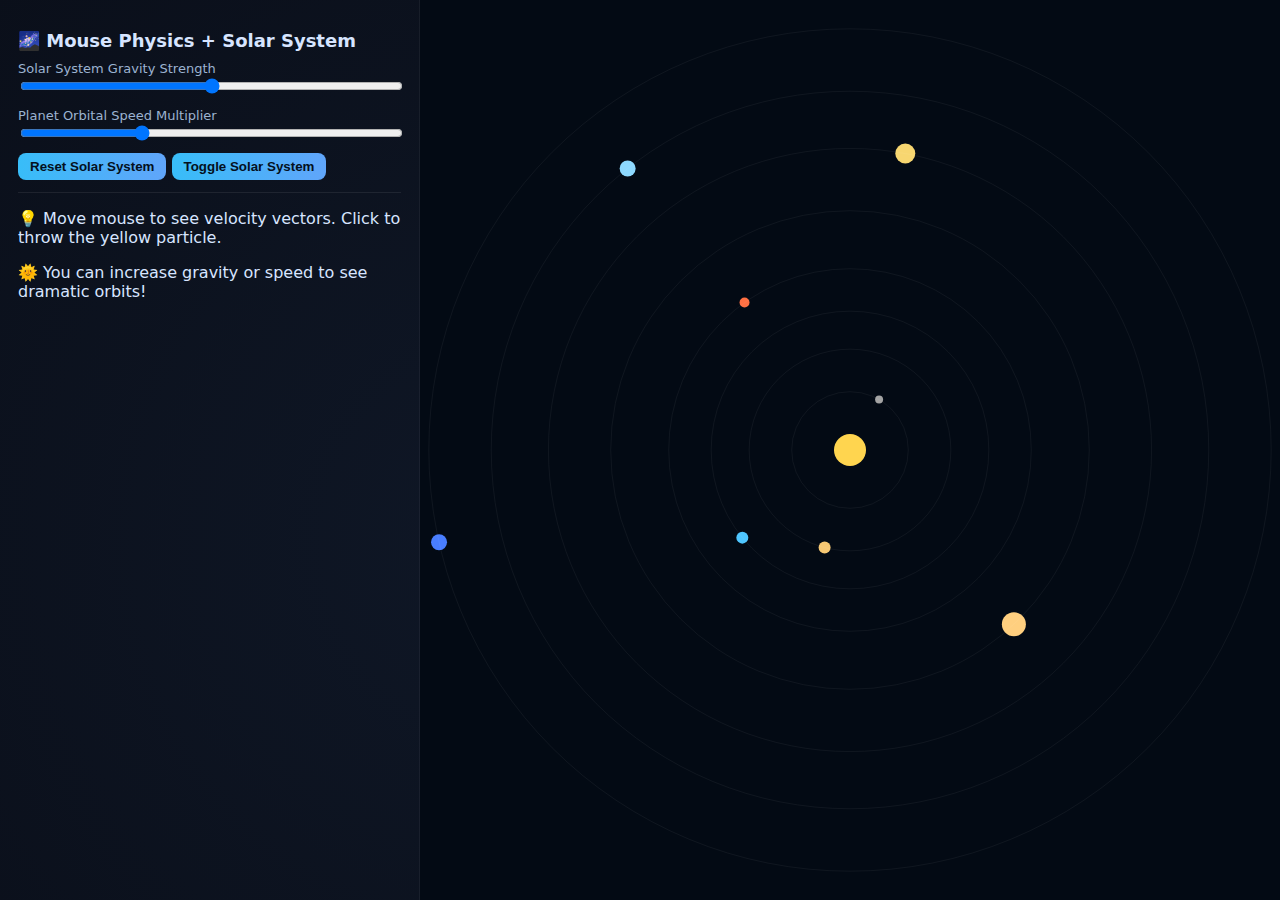
<file: mouse.html>
<!doctype html>
<html lang="en">
<head>
<meta charset="utf-8" />
<meta name="viewport" content="width=device-width,initial-scale=1" />
<title>Mouse Physics + Solar System</title>
<style>
  body {
    margin: 0;
    display: grid;
    grid-template-columns: 420px 1fr;
    height: 100vh;
    font-family: system-ui, sans-serif;
    background: radial-gradient(circle at 40% 60%, #08101f 0%, #020610 100%);
    color: #d7e5ff;
  }
  .panel {
    padding: 18px;
    background: rgba(255,255,255,0.03);
    border-right: 1px solid rgba(255,255,255,0.05);
    overflow-y: auto;
  }
  h1 { font-size: 18px; margin-bottom: 10px; }
  label { font-size: 13px; color: #9cb3d1; display:block; margin-top:10px; }
  input[type=range] { width:100%; }
  button {
    margin-top:8px;
    background: linear-gradient(90deg, #38bdf8, #60a5fa);
    border:none; border-radius:8px;
    color:#041020;
    padding:6px 12px;
    cursor:pointer;
    font-weight:700;
  }
  canvas { width:100%; height:100%; display:block; background:#030a14; }
</style>
</head>
<body>
  <div class="panel">
    <h1>🌌 Mouse Physics + Solar System</h1>
    <label>Solar System Gravity Strength</label>
    <input id="gravForce" type="range" min="0" max="2" step="0.01" value="1">
    <label>Planet Orbital Speed Multiplier</label>
    <input id="speedMult" type="range" min="0.1" max="3" step="0.1" value="1">
    <button id="resetSolar">Reset Solar System</button>
    <button id="toggleSolar">Toggle Solar System</button>
    <hr style="margin:12px 0;border:0;border-top:1px solid rgba(255,255,255,0.08);">
    <p>💡 Move mouse to see velocity vectors. Click to throw the yellow particle.</p>
    <p>🌞 You can increase gravity or speed to see dramatic orbits!</p>
  </div>
  <canvas id="play"></canvas>

<script>
const canvas = document.getElementById('play');
const ctx = canvas.getContext('2d');
let W = canvas.width = window.innerWidth - 420;
let H = canvas.height = window.innerHeight;
window.addEventListener('resize', ()=>{ W=canvas.width=window.innerWidth-420; H=canvas.height=window.innerHeight; });

// ---- Mouse tracking ----
let mouse = {x:W/2,y:H/2}, last={x:W/2,y:H/2,t:performance.now()}, vel={x:0,y:0}, smv={x:0,y:0};
canvas.addEventListener('mousemove', e=>{
  const rect=canvas.getBoundingClientRect();
  const x=e.clientX-rect.left, y=e.clientY-rect.top, t=performance.now();
  const dt=(t-last.t)/1000;
  vel.x=(x-last.x)/dt; vel.y=(y-last.y)/dt;
  smv.x=smv.x*0.8+vel.x*0.2; smv.y=smv.y*0.8+vel.y*0.2;
  last={x,y,t}; mouse={x,y};
});

// ---- Particle throw ----
let particle={x:W/2,y:H/2,vx:0,vy:0,alive:false};
canvas.addEventListener('click',()=>{
  particle.x=mouse.x; particle.y=mouse.y;
  particle.vx=smv.x*0.5; particle.vy=smv.y*0.5;
  particle.alive=true;
});

// ---- Solar system setup ----
let solarOn=true;
const planets=[
  {name:'Mercury',r:4,dist:60,speed:1.6,color:'#a3a3a3'},
  {name:'Venus',r:6,dist:100,speed:1.2,color:'#f7c873'},
  {name:'Earth',r:6,dist:140,speed:1.0,color:'#4ec6ff'},
  {name:'Mars',r:5,dist:180,speed:0.8,color:'#ff7043'},
  {name:'Jupiter',r:12,dist:240,speed:0.4,color:'#ffcf7f'},
  {name:'Saturn',r:10,dist:300,speed:0.3,color:'#f7d670'},
  {name:'Uranus',r:8,dist:360,speed:0.2,color:'#8dd9ff'},
  {name:'Neptune',r:8,dist:420,speed:0.18,color:'#497eff'}
];
planets.forEach(p=>p.angle=Math.random()*Math.PI*2);
let Gscale=1, speedScale=1;
document.getElementById('gravForce').addEventListener('input',e=>Gscale=parseFloat(e.target.value));
document.getElementById('speedMult').addEventListener('input',e=>speedScale=parseFloat(e.target.value));
document.getElementById('resetSolar').addEventListener('click',()=>planets.forEach(p=>p.angle=0));
document.getElementById('toggleSolar').addEventListener('click',()=>solarOn=!solarOn);

// ---- Main loop ----
function draw(){
  ctx.fillStyle="#030a14";
  ctx.fillRect(0,0,W,H);

  const cx=W/2, cy=H/2;

  // draw Sun
  ctx.beginPath();
  ctx.arc(cx,cy,16,0,Math.PI*2);
  ctx.fillStyle="#ffd54f";
  ctx.fill();

  // --- Solar system motion ---
  if(solarOn){
    planets.forEach(p=>{
      p.angle += p.speed * 0.01 * speedScale;
      const x = cx + Math.cos(p.angle) * p.dist;
      const y = cy + Math.sin(p.angle) * p.dist;
      ctx.beginPath();
      ctx.arc(x,y,p.r,0,Math.PI*2);
      ctx.fillStyle=p.color;
      ctx.fill();

      // orbit path
      ctx.beginPath();
      ctx.arc(cx,cy,p.dist,0,Math.PI*2);
      ctx.strokeStyle="rgba(255,255,255,0.05)";
      ctx.lineWidth=1;
      ctx.stroke();

      // simulate slight gravitational wobble effect
      p.dist += Math.sin(Date.now()/1000 + p.dist)*0.05*Gscale;
    });
  }

  // --- Particle physics ---
  if(particle.alive){
    particle.vy += 100 * 0.016; // mild gravity
    particle.vx *= 0.99; particle.vy *= 0.99;
    particle.x += particle.vx*0.016;
    particle.y += particle.vy*0.016;

    // bounds
    if(particle.x<0||particle.x>W||particle.y<0||particle.y>H){
      particle.alive=false;
    }

    ctx.beginPath();
    ctx.arc(particle.x,particle.y,8,0,Math.PI*2);
    ctx.fillStyle="#ffeb3b";
    ctx.fill();
  }

  // --- Mouse vector arrow ---
  const scale=0.05;
  ctx.beginPath();
  ctx.moveTo(mouse.x,mouse.y);
  ctx.lineTo(mouse.x+smv.x*scale,mouse.y+smv.y*scale);
  ctx.strokeStyle="#38bdf8";
  ctx.lineWidth=2;
  ctx.stroke();

  requestAnimationFrame(draw);
}
draw();
</script>
</body>
</html>
</file>
<file: style.css>
/* Modern, responsive restyle for index.html */
:root{
  --bg:#f6f9fc;
  --accent:#0d6efd;
  --muted:#6c757d;
  --card:#ffffff;
  --radius:12px;
  --glass: rgba(255,255,255,0.6);
  --max-width:1100px;
  --gap:20px;
}

*{box-sizing:border-box}
html,body{height:100%;margin:0;font-family:Inter, "Segoe UI", Roboto, Arial, sans-serif;background:linear-gradient(180deg,var(--bg),#ffffff);color:#222; -webkit-font-smoothing:antialiased;}
.container{width:100%;max-width:var(--max-width);margin:0 auto;padding:0 20px}

/* header */
.site-header{background:transparent;padding:18px 0}
.header-inner{display:flex;align-items:center;justify-content:space-between;gap:16px}
.brand h1{margin:0;font-size:1.25rem;color:var(--accent);letter-spacing:0.6px}
.brand .tag{margin:2px 0 0;color:var(--muted);font-size:0.9rem}

/* nav */
.main-nav ul{display:flex;gap:10px;align-items:center;margin:0;padding:0;list-style:none}
.main-nav a{display:inline-block;padding:8px 12px;color:var(--muted);text-decoration:none;border-radius:8px;font-weight:600}
.main-nav a:hover{color:#fff;background:var(--accent)}

/* additional professional tweaks */
.main-nav ul li{list-style:none}
.main-nav a.active, .main-nav a.active:hover{background:rgba(255,255,255,0.06); color:#fff}
.card p{margin:0;color:#444}
.panel h2{margin-top:0}
.inline-form input[type="number"]{max-width:140px;padding:8px;border-radius:8px;border:1px solid #e6e9ee}

/* hero */
.hero{background:linear-gradient(90deg, rgba(13,110,253,0.06), rgba(13,110,253,0.02));padding:36px;border-radius:12px;margin:18px 0;text-align:center;box-shadow:0 10px 30px rgba(14,30,37,0.04)}
.hero h2{margin:0;font-size:1.6rem;color:#111}
.lead{color:var(--muted);margin:8px 0 18px}

/* buttons */
.btn-primary{background:var(--accent);color:#fff;border:none;padding:10px 16px;border-radius:10px;cursor:pointer;font-weight:700;box-shadow:0 10px 24px rgba(13,110,253,0.12)}
.btn-muted{background:transparent;border:1px solid rgba(13,110,253,0.12);padding:10px 16px;border-radius:10px;color:var(--accent);text-decoration:none}
.hero-actions{display:flex;gap:12px;justify-content:center;align-items:center}
.hero-actions a.btn-muted{display:inline-flex;align-items:center;gap:8px}

/* panels and forms */
.panel{background:var(--card);padding:20px;border-radius:12px;box-shadow:0 8px 24px rgba(14,30,37,0.04);margin:18px 0}
.inline-form{display:flex;gap:12px;align-items:center;flex-wrap:wrap}
.inline-form label{min-width:80px;font-weight:600;color:#444}
.inline-form input[type="text"]{flex:1;padding:10px;border:1px solid #e6e9ee;border-radius:8px}
.inline-form .btn-primary{padding:10px 14px}

/* cards grid */
.grid-3{display:grid;grid-template-columns:repeat(3,1fr);gap:var(--gap);margin-top:12px}
.card{background:linear-gradient(180deg,#fff,#fbfdff);padding:18px;border-radius:10px;box-shadow:0 6px 18px rgba(14,30,37,0.04)}
.card h4{margin:0 0 8px;color:var(--accent)}

/* message */
.message{margin-top:12px;color:var(--accent);font-weight:600;padding:10px 0}

/* footer */
.site-footer{
  margin-top:28px;
  color:#fff;
  display: flex;               /* center the footer-inner block horizontally */
  justify-content: center;
  align-items: center;
  padding: 28px 0;            /* keep some vertical spacing */
  background: transparent;
}

.footer-inner{
  /* center the blue box and footer columns */
  display:flex;
  gap:24px;
  align-items:center;
  justify-content:center;
  flex-wrap:wrap;
  padding:28px;
  background:linear-gradient(180deg,var(--accent),#094bb8);
  border-radius:12px;
  width: min(980px, calc(100% - 40px)); /* responsive centered width */
  box-sizing: border-box;
  margin: 0 auto;           /* ensure centering fallback */
}
.footer-col{
  flex: 0 1 260px; /* base width, but allow wrap */
  text-align:center;
}
.footer-links{display:inline-block; text-align:left}
.footer-bottom{ padding:10px 0; margin-top:12px; text-align:center; color:#eef6ff; font-size:0.9rem }

@media (min-width:1000px){
  /* on very wide screens spread columns a bit while keeping block centered */
  .footer-inner{ justify-content:space-between; max-width:1100px; }
  .footer-col{ text-align:left; }
}
@media (max-width:640px){
  .footer-col{ flex: 1 1 100%; }
  .footer-links{ text-align:center; display:block }
}

/* responsive */
@media (max-width:880px){
  .grid-3{grid-template-columns:repeat(2,1fr)}
  .footer-inner{flex-direction:column;align-items:stretch}
}
@media (max-width:640px){
  .header-inner{flex-direction:column;align-items:flex-start}
  .main-nav ul{flex-wrap:wrap}
  .grid-3{grid-template-columns:1fr}
  .inline-form{flex-direction:column;align-items:stretch}
  .inline-form label{width:100%}
  .hero{padding:20px}
}

/* accessibility helpers */
a:focus, button:focus, input:focus{outline:3px solid rgba(13,110,253,0.12);outline-offset:3px}

/* small utility */
.muted{color:rgba(255,255,255,0.9)}

/* page pop-in entrance animation utilities */
.pop-wrap {
  /* initial offset values set via JS (px) */
  --tx: 0px;
  --ty: 18px;
  transform: translate(var(--tx), var(--ty)) scale(.92);
  opacity: 0;
  transition:
    transform .62s cubic-bezier(.16,.9,.35,1),
    opacity .45s ease;
  will-change: transform, opacity;
  /* ensure inline elements (nav items) animate nicely */
  display: inline-block;
}

/* final state */
.pop-wrap.pop-in {
  transform: translate(0,0) scale(1);
  opacity: 1;
}

/* small stagger helper (used when JS cannot set delay) */
.pop-delay-1  { transition-delay: 0.06s; }
.pop-delay-2  { transition-delay: 0.14s; }
.pop-delay-3  { transition-delay: 0.22s; }
.pop-delay-4  { transition-delay: 0.30s; }
.pop-delay-5  { transition-delay: 0.38s; }

/* optional subtle lift after pop */
.pop-wrap.pop-in.bump {
  animation: bumpUp 1.2s cubic-bezier(.2,.9,.3,1) 0.15s;
}
@keyframes bumpUp {
  0%   { transform: translateY(0) scale(1); }
  18%  { transform: translateY(-6px) scale(1.02); }
  45%  { transform: translateY(0) scale(1); }
  100% { transform: translateY(0) scale(1); }
}

/* center the "about" panel and push it toward the bottom of the page */
main.container{
  display: flex;
  flex-direction: column;
  min-height: calc(100vh - 220px); /* reserve space for header + footer; adjust value if needed */
}

.panel#about{
  margin-top: auto;      /* push the about panel to the bottom of main */
  margin-left: auto;
  margin-right: auto;    /* center horizontally */
  max-width: 820px;
  width: 100%;
  align-self: center;
  /* keep the existing panel visual style */
  box-shadow: 0 10px 30px rgba(14,30,37,0.06);
}

/* mobile: revert to normal document flow */
@media (max-width: 640px) {
  main.container { display: block; min-height: auto; }
  .panel#about { margin-top: 18px; width: 100%; }
}

/* When html has .theme-transition, many visual properties will smoothly change */
html.theme-transition,
html.theme-transition * {
  transition-property: background-color, color, border-color, box-shadow, transform, opacity, fill, stroke;
  transition-duration: .62s;
  transition-timing-function: cubic-bezier(.2,.9,.3,1);
  transition-delay: 0s;
  will-change: background-color, color, transform, opacity;
}

/* fade */
html.anim-fade { animation: themeFade .72s ease both; }
@keyframes themeFade {
  0% { opacity: 0.06; transform: scale(.992); filter: blur(6px) contrast(.9); }
  60% { opacity: 1; transform: scale(1.002); filter: blur(0) contrast(1); }
  100% { opacity: 1; transform: none; filter: none; }
}

/* swoosh / wipe using pseudo overlay */
html.anim-swoosh::before {
  content: '';
  position: fixed; inset: 0; z-index: 9999;
  background: linear-gradient(90deg, rgba(255,255,255,0.0), rgba(255,255,255,0.85) 45%, rgba(255,255,255,0.0) 60%);
  transform: translateX(-110%);
  animation: themeSwoosh .9s cubic-bezier(.16,.9,.35,1) both;
  pointer-events: none;
}
@keyframes themeSwoosh {
  0% { transform: translateX(-120%) scaleX(.85); opacity: 0; }
  40% { transform: translateX(6%) scaleX(1.02); opacity: 1; }
  100% { transform: translateX(120%) scaleX(1); opacity: 0; }
}

/* flip (3D) */
html.anim-flip {
  perspective: 1200px;
}
html.anim-flip body {
  transform-origin: center center;
  animation: themeFlip .95s cubic-bezier(.2,.9,.3,1) both;
}
@keyframes themeFlip {
  0%   { transform: rotateY(-18deg) translateZ(-30px) scale(.98); opacity: .0; filter: blur(8px); }
  55%  { transform: rotateY(10deg) translateZ(8px) scale(1.01); opacity: 1; filter: blur(0); }
  100% { transform: none; opacity: 1; filter: none; }
}

/* scale / pop */
html.anim-scale { animation: themeScale .78s cubic-bezier(.2,.9,.3,1) both; }
@keyframes themeScale {
  0% { transform: scale(.92); opacity: 0.0; filter: blur(6px); }
  60% { transform: scale(1.03); opacity: 1; filter: none; }
  100% { transform: none; opacity: 1; }
}

/* pulse */
html.anim-pulse { animation: themePulse .88s ease both; }
@keyframes themePulse {
  0% { transform: scale(.98); opacity: .92; filter: blur(2px); }
  40% { transform: scale(1.02); opacity: 1; }
  100% { transform: none; opacity: 1; }
}

/* ensure overlay/animations don't interfere with layout or pointer events */
html.anim-swoosh::before,
html.anim-fade,
html.anim-scale,
html.anim-flip,
html.anim-pulse { pointer-events: none; }

/* small safe defaults to make variables animate in many places */
body, .container, .panel, .card, .site-header, .site-footer, .btn {
  transition: background-color .62s cubic-bezier(.2,.9,.3,1), color .62s cubic-bezier(.2,.9,.3,1), box-shadow .62s;
}
</file>
